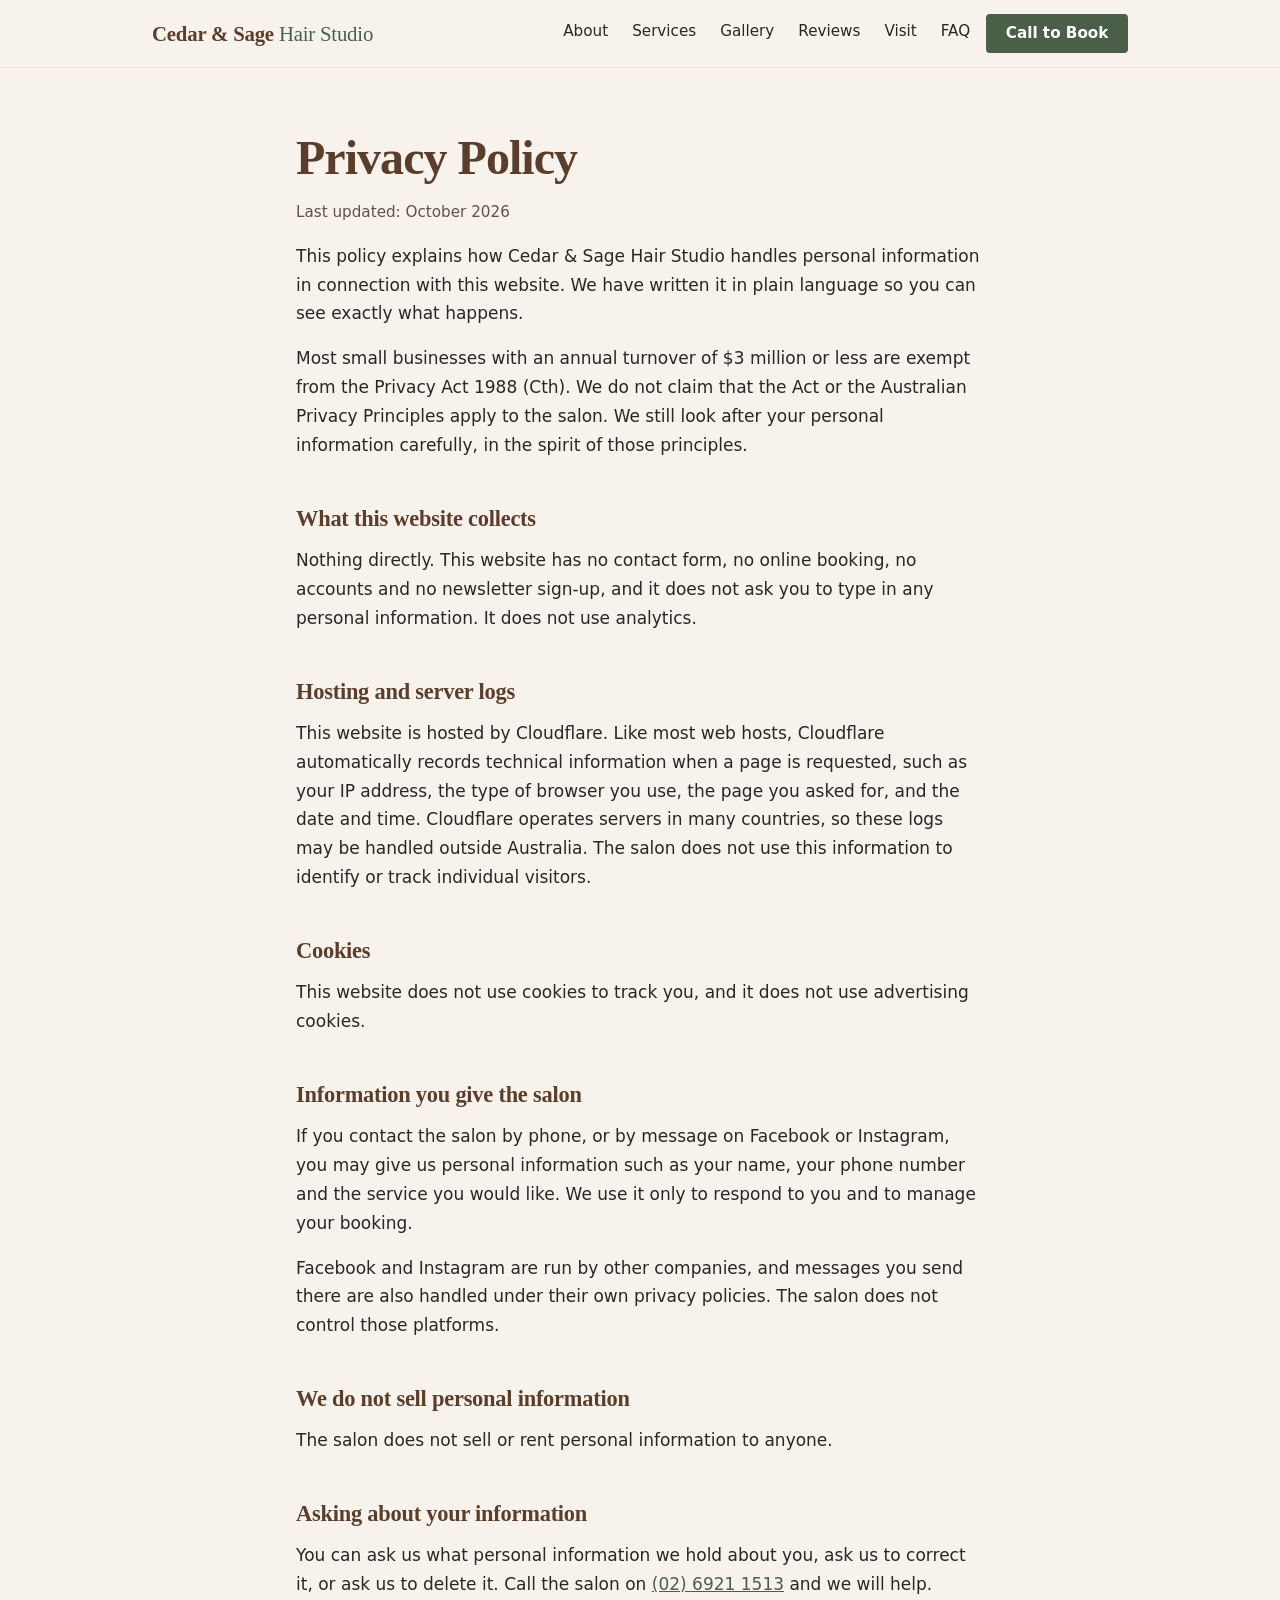
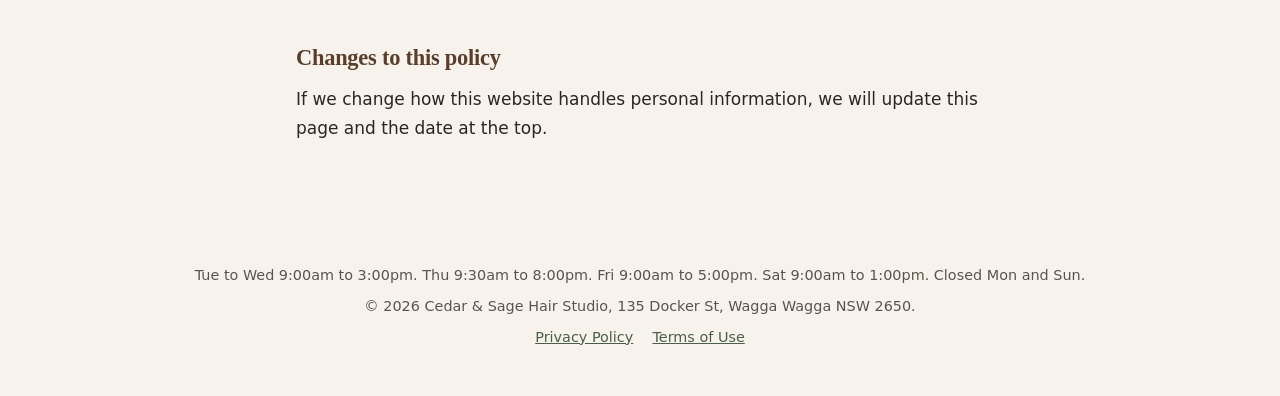
<file: privacy.html>
<!doctype html>
<html lang="en-AU">
<head>
  <meta charset="utf-8">
  <meta name="viewport" content="width=device-width, initial-scale=1">
  <title>Privacy Policy | Cedar &amp; Sage Hair Studio</title>
  <meta name="description" content="How Cedar &amp; Sage Hair Studio handles personal information in connection with this website.">
  <!-- DEMO ONLY: remove this line when the site launches on the salon's own domain -->
  <meta name="robots" content="noindex, nofollow">
  <meta property="og:type" content="website">
  <meta property="og:site_name" content="Cedar &amp; Sage Hair Studio">
  <meta property="og:title" content="Privacy Policy | Cedar &amp; Sage Hair Studio">
  <meta property="og:description" content="How Cedar &amp; Sage Hair Studio handles personal information in connection with this website.">
  <meta property="og:image" content="images/hero.jpg">
  <meta property="og:image:alt" content="A stylist blow drying a client's wavy hair with a round brush">
  <meta name="twitter:card" content="summary_large_image">
  <meta name="twitter:title" content="Privacy Policy | Cedar &amp; Sage Hair Studio">
  <meta name="twitter:description" content="How Cedar &amp; Sage Hair Studio handles personal information in connection with this website.">
  <meta name="twitter:image" content="images/hero.jpg">
  <link rel="icon" href="favicon.png" type="image/png" sizes="48x48">
  <link rel="apple-touch-icon" href="apple-touch-icon.png">
  <style>
:root {
  --cedar: #5a3e2b;
  --sage: #7c8f78;
  --sage-dark: #4b5e48;
  --cream: #f7f3ec;
  --band: #ebe5d8;
  --ink: #2a2622;
  --muted: #5b544c;
  --line: #ddd5c6;
  --gold: #f6b814;
  --s1: .5rem; --s2: 1rem; --s3: 1.5rem; --s4: 2.5rem; --s5: 4rem;
  --sans: ui-sans-serif, system-ui, -apple-system, "Segoe UI", Roboto, "Helvetica Neue", Arial, sans-serif;
  --serif: Georgia, "Times New Roman", serif;
  --ease: cubic-bezier(.22,.8,.24,1);
}
* { box-sizing: border-box; }
html { scroll-padding-top: 5rem; }
html, body { overflow-x: clip; }
body { margin: 0; background: var(--cream); color: var(--ink); font: 1.0625rem/1.7 var(--sans); -webkit-font-smoothing: antialiased; }
body.no-scroll { overflow: hidden; }
.wrap { max-width: 64rem; margin: 0 auto; padding: 0 var(--s3); }
a { color: var(--sage-dark); }
a:focus-visible, button:focus-visible, summary:focus-visible { outline: 3px solid var(--cedar); outline-offset: 2px; }
.skip { position: absolute; left: -999px; }
.skip:focus { left: var(--s2); top: var(--s1); background: #fff; padding: var(--s1); z-index: 50; }
h1, h2, h3, .brand, blockquote { font-family: var(--serif); }
h1 { font-size: clamp(2.4rem, 7vw, 4.25rem); line-height: 1.08; letter-spacing: -.02em; color: var(--cedar); margin: var(--s2) 0; }
h2 { font-size: clamp(1.75rem, 4vw, 2.4rem); letter-spacing: -.01em; color: var(--cedar); margin: 0 0 var(--s3); }
h2::after { content: ""; display: block; width: 3rem; height: 3px; margin-top: .75rem; background: var(--sage); border-radius: 2px; }
h3 { margin: 0 0 var(--s1); color: var(--sage-dark); }
p { margin: 0 0 var(--s2); }
.eyebrow { margin: 0; text-transform: uppercase; letter-spacing: .14em; font-size: .75rem; font-weight: 600; color: var(--sage-dark); }
.lead { font-size: 1.3rem; color: #4a433c; max-width: 36rem; }

/* Buttons: square-ish, flat, 4px corners */
.button { display: inline-block; background: var(--sage-dark); color: #fff; padding: .8rem 1.6rem; border-radius: 4px; text-decoration: none; font-weight: 600; border: 2px solid var(--sage-dark); line-height: 1.2; }
.button:hover { background: var(--cedar); border-color: var(--cedar); }
.button.ghost { background: transparent; color: var(--sage-dark); }
.button.ghost:hover { background: var(--sage-dark); color: #fff; border-color: var(--sage-dark); }
.button.small { padding: .55rem 1.1rem; font-size: .95rem; }

/* Header */
.top-bar { position: sticky; top: 0; z-index: 30; background: rgba(247,243,236,.94); backdrop-filter: blur(12px); -webkit-backdrop-filter: blur(12px); border-bottom: 1px solid rgba(90,62,43,.08); transition: box-shadow .3s ease; }
.top { display: flex; align-items: center; justify-content: space-between; gap: var(--s2); padding-top: .85rem; padding-bottom: .85rem; transition: padding .3s ease; }
.top-bar.scrolled { box-shadow: 0 .4rem 1.2rem rgba(42,38,34,.1); }
.top-bar.scrolled .top { padding-top: .4rem; padding-bottom: .4rem; }
.brand { font-size: 1.3rem; font-weight: 700; color: var(--cedar); text-decoration: none; letter-spacing: -.01em; white-space: nowrap; }
.brand span { color: var(--sage-dark); font-weight: 400; }
.top-links { display: flex; gap: var(--s3); margin-left: auto; }
.top-links a { position: relative; padding-bottom: .15rem; font-size: .95rem; font-weight: 500; color: var(--ink); text-decoration: none; }
.top-links a::after { content: ""; position: absolute; left: 0; bottom: 0; height: 2px; width: 100%; background: var(--sage); transform: scaleX(0); transform-origin: left; transition: transform .45s var(--ease); }
.top-links a:hover::after, .top-links a:focus-visible::after, .top-links a[aria-current]::after { transform: scaleX(1); }
.top-links a[aria-current] { color: var(--cedar); }

/* Hero */
.hero { position: relative; padding-top: var(--s5); padding-bottom: calc(var(--s5) + 1rem); display: grid; gap: var(--s5); align-items: center; }
.cta { display: flex; flex-wrap: wrap; gap: var(--s2); margin-top: var(--s3); }
.open-now { margin: var(--s2) 0 0; font-size: .95rem; font-weight: 600; color: var(--muted); }
.open-now::before { content: ""; display: inline-block; width: .6rem; height: .6rem; border-radius: 50%; background: #b3a99a; margin-right: .5rem; }
.open-now.is-open { color: var(--sage-dark); }
.open-now.is-open::before { background: #4f9a5b; }
.frame { position: relative; }
.frame img { display: block; width: 100%; height: auto; aspect-ratio: 4 / 5; object-fit: cover; object-position: 60% 50%; border-radius: 14rem 14rem 1.5rem 1.5rem; box-shadow: 0 1.5rem 3rem rgba(42,38,34,.18); }
.leaf { position: absolute; z-index: -1; border-radius: 0 100% 0 100%; background: var(--sage); opacity: .35; }
.leaf.l1 { width: 6rem; height: 6rem; left: -2rem; bottom: 2rem; transform: rotate(-12deg); }
.leaf.l2 { width: 3.5rem; height: 3.5rem; right: -1rem; top: 1rem; transform: rotate(35deg); background: var(--cedar); opacity: .22; }
@media (min-width: 48rem) { .hero { grid-template-columns: 1.1fr 1fr; } }

/* Sections */
.block { padding-top: var(--s5); padding-bottom: var(--s5); }
.band { background: var(--band); padding: var(--s5) 0; }
.about p { max-width: 38rem; }
.about a { font-weight: 600; }

/* Services menu */
.menu-group + .menu-group { margin-top: var(--s4); }
.group-label { display: flex; align-items: baseline; gap: .75rem; margin: 0 0 var(--s2); font-size: .8rem; font-weight: 600; text-transform: uppercase; letter-spacing: .16em; color: var(--sage-dark); border-bottom: 1px solid var(--line); padding-bottom: .6rem; }
.group-label .num { font-family: var(--serif); font-size: 1.1rem; letter-spacing: .08em; color: var(--sage); }
.menu { list-style: none; margin: 0; padding: 0; max-width: 46rem; }
.menu-item { display: grid; grid-template-columns: auto 1fr auto; grid-template-areas: "name dots price" "desc desc desc"; column-gap: .6rem; padding: .7rem 0; }
.item-name { grid-area: name; font-family: var(--serif); font-size: 1.15rem; color: var(--cedar); font-weight: 700; }
.item-dots { grid-area: dots; align-self: end; margin-bottom: .45rem; border-bottom: 2px dotted #b9ad98; min-width: 1rem; }
.item-price { grid-area: price; font-weight: 600; color: var(--sage-dark); white-space: nowrap; font-variant-numeric: tabular-nums; }
.item-desc { grid-area: desc; margin: .1rem 0 0; font-size: .95rem; color: var(--muted); }
@media (max-width: 36rem) {
  .menu-item { grid-template-columns: 1fr; grid-template-areas: "name" "desc" "price"; row-gap: .1rem; border-bottom: 1px solid var(--line); padding: var(--s2) 0; }
  .item-dots { display: none; }
}

/* Gallery */
.gallery { display: grid; gap: var(--s2); grid-template-columns: repeat(3, 1fr); }
@media (max-width: 40rem) { .gallery { grid-template-columns: repeat(2, 1fr); gap: var(--s1); } }
.tile { display: block; position: relative; padding: 0; border: 0; background: var(--line); border-radius: .75rem; overflow: hidden; cursor: pointer; aspect-ratio: 4 / 3; }
.tile img { width: 100%; height: 100%; object-fit: cover; display: block; transition: transform .6s var(--ease); }
@media (hover: hover) { .tile:hover img { transform: scale(1.06); } }
.gallery-note { margin: var(--s2) 0 0; font-size: .85rem; color: var(--muted); }

/* Lightbox */
.lightbox { position: fixed; inset: 0; z-index: 100; background: rgba(28,24,20,.94); display: grid; grid-template-rows: 1fr auto; padding: var(--s2); }
.lightbox[hidden] { display: none; }
.lb-stage { display: grid; place-items: center; min-height: 0; }
.lb-img { max-width: 100%; max-height: 100%; width: auto; height: auto; object-fit: contain; border-radius: 4px; }
.lb-bar { display: flex; align-items: center; justify-content: space-between; gap: var(--s2); color: #f2ece0; padding: var(--s2) 0 0; font-size: .9rem; }
.lb-cap { flex: 1; }
.lb-btn { background: transparent; border: 2px solid rgba(255,255,255,.6); color: #fff; border-radius: 4px; padding: .5rem 1rem; font: inherit; cursor: pointer; }
.lb-btn:hover { background: rgba(255,255,255,.14); }
.lb-close { position: absolute; top: var(--s2); right: var(--s2); }
.lb-arrow { position: absolute; top: 50%; translate: 0 -50%; padding: .9rem 1rem; font-size: 1.1rem; line-height: 1; }
.lb-prev { left: var(--s2); }
.lb-next { right: var(--s2); }

/* Reviews */
.reviews-feature { padding: 6rem var(--s3); text-align: center; }
.reviews-inner { max-width: 50rem; margin: 0 auto; }
.reviews-feature h2::after { margin-left: auto; margin-right: auto; }
.rating-stars { --star: 56px; display: flex; justify-content: center; gap: .4rem; margin: var(--s4) 0 var(--s2); }
.star { position: relative; display: block; width: var(--star); height: var(--star); }
.star svg { display: block; width: var(--star); height: var(--star); }
.star-base { fill: none; stroke: #cfc8bb; stroke-width: 1.5; stroke-linejoin: round; }
.star-fill { position: absolute; left: 0; top: 0; height: 100%; width: 100%; overflow: hidden; }
.star-fill svg { fill: var(--sage); }
.rating-number { display: block; font-family: Fraunces, var(--serif); font-size: 72px; line-height: 1.1; font-weight: 600; color: var(--cedar); font-variant-numeric: tabular-nums; }
.rating-from { margin: 0 0 var(--s4); font-size: .95rem; color: var(--muted); }
.review-quote { margin: 0 auto; max-width: 40rem; }
.review-quote blockquote { margin: 0 0 var(--s2); font-family: Fraunces, var(--serif); font-size: 22px; font-style: italic; line-height: 1.55; color: var(--cedar); }
.review-quote figcaption { font-size: .9rem; font-weight: 600; letter-spacing: .04em; color: var(--muted); }
@media (max-width: 40rem) { .reviews-feature { padding: 4rem var(--s2); } .rating-stars { --star: 40px; gap: .25rem; } .rating-number { font-size: 56px; } .review-quote blockquote { font-size: 20px; } }

/* Visit */
.visit { display: grid; gap: var(--s4); }
@media (min-width: 48rem) { .visit { grid-template-columns: 1fr 1fr; } }
address { font-style: normal; margin-bottom: var(--s2); }
.hours { width: 100%; max-width: 28rem; border-collapse: collapse; background: #fff; border-radius: 1.25rem; box-shadow: 0 1rem 2.25rem rgba(42,38,34,.07); }
.hours th, .hours td { text-align: left; padding: .55rem var(--s2); border-bottom: 1px solid var(--line); font-weight: 400; }
.hours th { font-weight: 700; }
.hours tr:last-child th, .hours tr:last-child td { border-bottom: 0; }
.social-links a { margin-right: var(--s3); font-weight: 600; }

/* FAQ */
.faq { max-width: 46rem; }
.faq details { border-bottom: 1px solid var(--line); }
.faq summary { cursor: pointer; list-style: none; padding: var(--s2) 2rem var(--s2) 0; font-family: var(--serif); font-size: 1.15rem; font-weight: 700; color: var(--cedar); position: relative; }
.faq summary::-webkit-details-marker { display: none; }
.faq summary::after { content: "+"; position: absolute; right: .25rem; top: 50%; translate: 0 -50%; font: 1.5rem/1 var(--sans); color: var(--sage-dark); }
.faq details[open] summary::after { content: "\2212"; }
.faq details p { padding-bottom: var(--s2); max-width: 38rem; }

/* Instagram strip */
.insta { background: var(--band); padding: var(--s5) 0; }
.insta-grid { display: grid; gap: var(--s1); grid-template-columns: repeat(4, 1fr); }
.insta-grid .tile { aspect-ratio: 1; border-radius: .5rem; }
@media (max-width: 36rem) { .insta-grid { grid-template-columns: repeat(2, 1fr); } }
.insta p a { font-weight: 600; }

.logo-band { background: #2c2b31; display: grid; place-items: center; padding: var(--s5) var(--s2); }
.logo-band img { width: min(100%, 30rem); height: auto; border-radius: .5rem; }
.foot { padding-top: var(--s4); padding-bottom: var(--s4); font-size: .9rem; color: var(--muted); text-align: center; }
.foot p { margin: 0 0 .4rem; }

/* Mobile bottom bar (phones only) */
.mobile-bar { display: none; }
@media (max-width: 40rem) {
  .top-links { display: none; }
  .brand { font-size: 1.1rem; }
  .hero { padding-top: var(--s4); gap: var(--s4); }
  body { padding-bottom: 4.5rem; }
  .mobile-bar { display: grid; grid-template-columns: 1fr 1fr; gap: var(--s1); position: fixed; left: 0; right: 0; bottom: 0; z-index: 40; padding: .6rem .75rem calc(.6rem + env(safe-area-inset-bottom)); background: rgba(247,243,236,.97); border-top: 1px solid var(--line); box-shadow: 0 -.4rem 1.2rem rgba(42,38,34,.1); transition: transform .35s var(--ease); }
  .mobile-bar.is-hidden { transform: translateY(110%); }
  .mobile-bar .button { text-align: center; }
}

/* Motion: gentle, switched off for people who ask for less motion */
@media (prefers-reduced-motion: no-preference) {
  html { scroll-behavior: smooth; }
  @keyframes rise { from { opacity: 0; transform: translateY(1.25rem); } to { opacity: 1; transform: none; } }
  .hero-text > * { animation: rise .9s var(--ease) both; }
  .hero-text > :nth-child(2) { animation-delay: .1s; }
  .hero-text > :nth-child(3) { animation-delay: .2s; }
  .hero-text > :nth-child(4) { animation-delay: .3s; }
  .hero-text > :nth-child(5) { animation-delay: .4s; }
  .frame img { animation: rise 1.2s var(--ease) .15s both; }
  .button { transition: background-color .3s ease, color .3s ease, border-color .3s ease; }
}

/* Legal pages, 404 and footer links */
.legal { max-width: 46rem; padding-top: var(--s5); padding-bottom: var(--s5); }
.legal h1 { font-size: clamp(2rem, 5vw, 3rem); margin-top: 0; }
.legal h2 { font-size: 1.4rem; margin: var(--s4) 0 var(--s1); }
.legal h2::after { display: none; }
.legal ul { padding-left: 1.25rem; margin: 0 0 var(--s2); }
.legal li { margin-bottom: .4rem; }
.legal .updated { color: var(--muted); font-size: .95rem; }
.notfound { text-align: center; padding-top: var(--s5); padding-bottom: calc(var(--s5) * 1.5); }
.notfound .cta { justify-content: center; }
.foot-links a { margin: 0 .6rem; }
</style>
</head>
<body>
  <a class="skip" href="#main">Skip to content</a>

  <header class="top-bar"><div class="top wrap">
    <a class="brand" href="index.html">Cedar &amp; Sage <span>Hair Studio</span></a>
    <nav class="top-links" aria-label="Main">
      <a href="index.html#about">About</a>
      <a href="index.html#services">Services</a>
      <a href="index.html#gallery">Gallery</a>
      <a href="index.html#reviews">Reviews</a>
      <a href="index.html#visit">Visit</a>
      <a href="index.html#faq">FAQ</a>
    </nav>
    <a class="button small" data-site-href="phoneLink" href="tel:+61269211513">Call to Book</a>
  </div></header>

  <main id="main">
    <article class="legal wrap">
      <h1>Privacy Policy</h1>
      <p class="updated">Last updated: October 2026</p>
      <p>This policy explains how <span data-site="name">Cedar &amp; Sage Hair Studio</span> handles personal information in connection with this website. We have written it in plain language so you can see exactly what happens.</p>
      <p>Most small businesses with an annual turnover of $3 million or less are exempt from the Privacy Act 1988 (Cth). We do not claim that the Act or the Australian Privacy Principles apply to the salon. We still look after your personal information carefully, in the spirit of those principles.</p>

      <h2>What this website collects</h2>
      <p>Nothing directly. This website has no contact form, no online booking, no accounts and no newsletter sign-up, and it does not ask you to type in any personal information. It does not use analytics.</p>

      <h2>Hosting and server logs</h2>
      <p>This website is hosted by Cloudflare. Like most web hosts, Cloudflare automatically records technical information when a page is requested, such as your IP address, the type of browser you use, the page you asked for, and the date and time. Cloudflare operates servers in many countries, so these logs may be handled outside Australia. The salon does not use this information to identify or track individual visitors.</p>

      <h2>Cookies</h2>
      <p>This website does not use cookies to track you, and it does not use advertising cookies.</p>

      <h2>Information you give the salon</h2>
      <p>If you contact the salon by phone, or by message on Facebook or Instagram, you may give us personal information such as your name, your phone number and the service you would like. We use it only to respond to you and to manage your booking.</p>
      <p>Facebook and Instagram are run by other companies, and messages you send there are also handled under their own privacy policies. The salon does not control those platforms.</p>

      <h2>We do not sell personal information</h2>
      <p>The salon does not sell or rent personal information to anyone.</p>

      <h2>Asking about your information</h2>
      <p>You can ask us what personal information we hold about you, ask us to correct it, or ask us to delete it. Call the salon on <a data-site="phoneDisplay" data-site-href="phoneLink" href="tel:+61269211513">(02) 6921 1513</a> and we will help.</p>

      <h2>Changes to this policy</h2>
      <p>If we change how this website handles personal information, we will update this page and the date at the top.</p>
    </article>
  </main>

  <footer class="foot wrap">
    <p id="foot-hours"></p>
    <p id="foot-abn" hidden></p>
    <p>&copy; <span id="foot-year">2026</span> <span data-site="name">Cedar &amp; Sage Hair Studio</span>, <span data-site="address">135 Docker St, Wagga Wagga NSW 2650</span>.</p>
    <p class="foot-links"><a href="privacy.html">Privacy Policy</a><a href="terms.html">Terms of Use</a></p>
  </footer>

  <script src="script.js" defer></script>
</body>
</html>
</file>
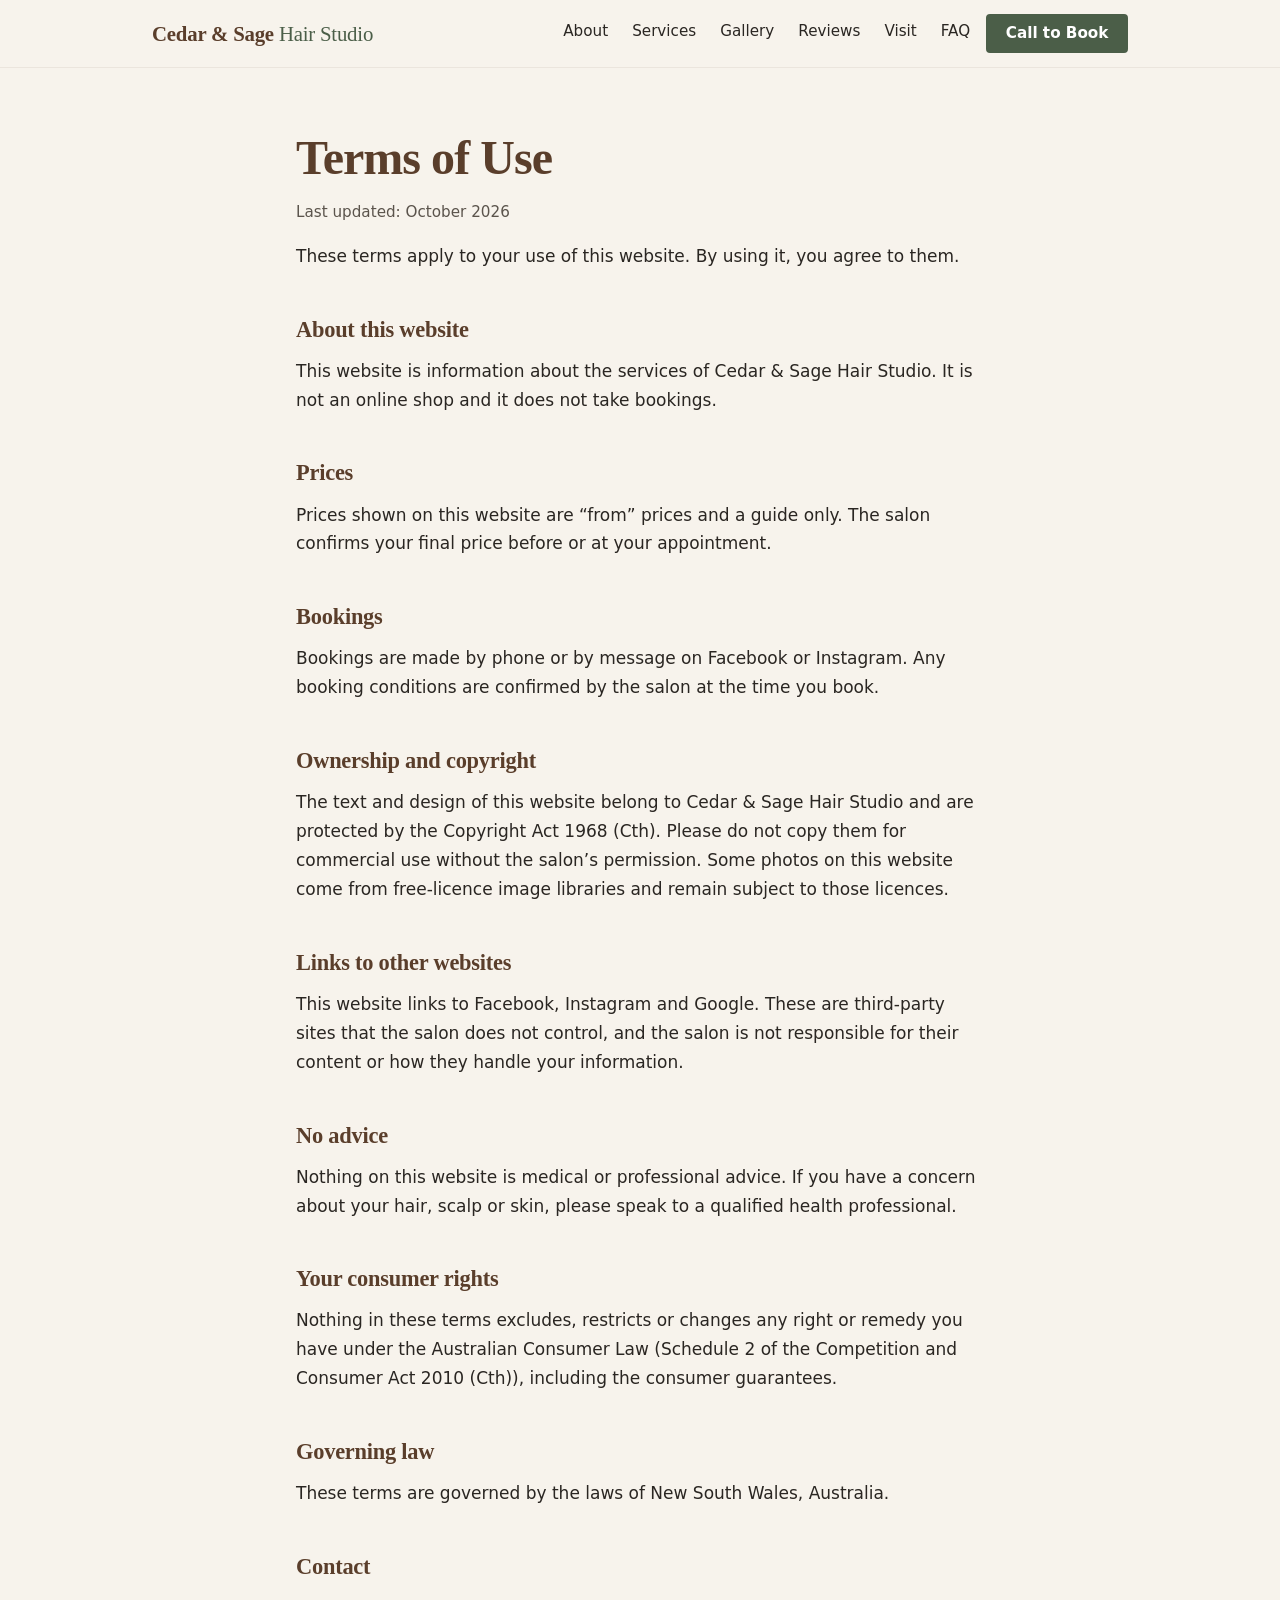
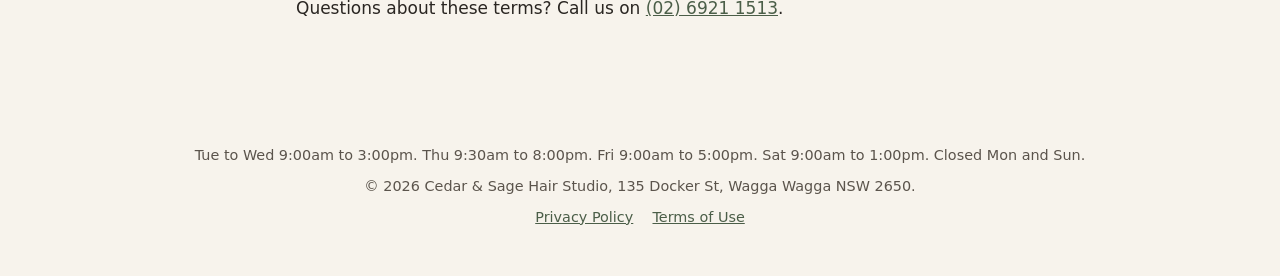
<file: terms.html>
<!doctype html>
<html lang="en-AU">
<head>
  <meta charset="utf-8">
  <meta name="viewport" content="width=device-width, initial-scale=1">
  <title>Terms of Use | Cedar &amp; Sage Hair Studio</title>
  <meta name="description" content="Terms of use for the Cedar &amp; Sage Hair Studio website.">
  <!-- DEMO ONLY: remove this line when the site launches on the salon's own domain -->
  <meta name="robots" content="noindex, nofollow">
  <meta property="og:type" content="website">
  <meta property="og:site_name" content="Cedar &amp; Sage Hair Studio">
  <meta property="og:title" content="Terms of Use | Cedar &amp; Sage Hair Studio">
  <meta property="og:description" content="Terms of use for the Cedar &amp; Sage Hair Studio website.">
  <meta property="og:image" content="images/hero.jpg">
  <meta property="og:image:alt" content="A stylist blow drying a client's wavy hair with a round brush">
  <meta name="twitter:card" content="summary_large_image">
  <meta name="twitter:title" content="Terms of Use | Cedar &amp; Sage Hair Studio">
  <meta name="twitter:description" content="Terms of use for the Cedar &amp; Sage Hair Studio website.">
  <meta name="twitter:image" content="images/hero.jpg">
  <link rel="icon" href="favicon.png" type="image/png" sizes="48x48">
  <link rel="apple-touch-icon" href="apple-touch-icon.png">
  <style>
:root {
  --cedar: #5a3e2b;
  --sage: #7c8f78;
  --sage-dark: #4b5e48;
  --cream: #f7f3ec;
  --band: #ebe5d8;
  --ink: #2a2622;
  --muted: #5b544c;
  --line: #ddd5c6;
  --gold: #f6b814;
  --s1: .5rem; --s2: 1rem; --s3: 1.5rem; --s4: 2.5rem; --s5: 4rem;
  --sans: ui-sans-serif, system-ui, -apple-system, "Segoe UI", Roboto, "Helvetica Neue", Arial, sans-serif;
  --serif: Georgia, "Times New Roman", serif;
  --ease: cubic-bezier(.22,.8,.24,1);
}
* { box-sizing: border-box; }
html { scroll-padding-top: 5rem; }
html, body { overflow-x: clip; }
body { margin: 0; background: var(--cream); color: var(--ink); font: 1.0625rem/1.7 var(--sans); -webkit-font-smoothing: antialiased; }
body.no-scroll { overflow: hidden; }
.wrap { max-width: 64rem; margin: 0 auto; padding: 0 var(--s3); }
a { color: var(--sage-dark); }
a:focus-visible, button:focus-visible, summary:focus-visible { outline: 3px solid var(--cedar); outline-offset: 2px; }
.skip { position: absolute; left: -999px; }
.skip:focus { left: var(--s2); top: var(--s1); background: #fff; padding: var(--s1); z-index: 50; }
h1, h2, h3, .brand, blockquote { font-family: var(--serif); }
h1 { font-size: clamp(2.4rem, 7vw, 4.25rem); line-height: 1.08; letter-spacing: -.02em; color: var(--cedar); margin: var(--s2) 0; }
h2 { font-size: clamp(1.75rem, 4vw, 2.4rem); letter-spacing: -.01em; color: var(--cedar); margin: 0 0 var(--s3); }
h2::after { content: ""; display: block; width: 3rem; height: 3px; margin-top: .75rem; background: var(--sage); border-radius: 2px; }
h3 { margin: 0 0 var(--s1); color: var(--sage-dark); }
p { margin: 0 0 var(--s2); }
.eyebrow { margin: 0; text-transform: uppercase; letter-spacing: .14em; font-size: .75rem; font-weight: 600; color: var(--sage-dark); }
.lead { font-size: 1.3rem; color: #4a433c; max-width: 36rem; }

/* Buttons: square-ish, flat, 4px corners */
.button { display: inline-block; background: var(--sage-dark); color: #fff; padding: .8rem 1.6rem; border-radius: 4px; text-decoration: none; font-weight: 600; border: 2px solid var(--sage-dark); line-height: 1.2; }
.button:hover { background: var(--cedar); border-color: var(--cedar); }
.button.ghost { background: transparent; color: var(--sage-dark); }
.button.ghost:hover { background: var(--sage-dark); color: #fff; border-color: var(--sage-dark); }
.button.small { padding: .55rem 1.1rem; font-size: .95rem; }

/* Header */
.top-bar { position: sticky; top: 0; z-index: 30; background: rgba(247,243,236,.94); backdrop-filter: blur(12px); -webkit-backdrop-filter: blur(12px); border-bottom: 1px solid rgba(90,62,43,.08); transition: box-shadow .3s ease; }
.top { display: flex; align-items: center; justify-content: space-between; gap: var(--s2); padding-top: .85rem; padding-bottom: .85rem; transition: padding .3s ease; }
.top-bar.scrolled { box-shadow: 0 .4rem 1.2rem rgba(42,38,34,.1); }
.top-bar.scrolled .top { padding-top: .4rem; padding-bottom: .4rem; }
.brand { font-size: 1.3rem; font-weight: 700; color: var(--cedar); text-decoration: none; letter-spacing: -.01em; white-space: nowrap; }
.brand span { color: var(--sage-dark); font-weight: 400; }
.top-links { display: flex; gap: var(--s3); margin-left: auto; }
.top-links a { position: relative; padding-bottom: .15rem; font-size: .95rem; font-weight: 500; color: var(--ink); text-decoration: none; }
.top-links a::after { content: ""; position: absolute; left: 0; bottom: 0; height: 2px; width: 100%; background: var(--sage); transform: scaleX(0); transform-origin: left; transition: transform .45s var(--ease); }
.top-links a:hover::after, .top-links a:focus-visible::after, .top-links a[aria-current]::after { transform: scaleX(1); }
.top-links a[aria-current] { color: var(--cedar); }

/* Hero */
.hero { position: relative; padding-top: var(--s5); padding-bottom: calc(var(--s5) + 1rem); display: grid; gap: var(--s5); align-items: center; }
.cta { display: flex; flex-wrap: wrap; gap: var(--s2); margin-top: var(--s3); }
.open-now { margin: var(--s2) 0 0; font-size: .95rem; font-weight: 600; color: var(--muted); }
.open-now::before { content: ""; display: inline-block; width: .6rem; height: .6rem; border-radius: 50%; background: #b3a99a; margin-right: .5rem; }
.open-now.is-open { color: var(--sage-dark); }
.open-now.is-open::before { background: #4f9a5b; }
.frame { position: relative; }
.frame img { display: block; width: 100%; height: auto; aspect-ratio: 4 / 5; object-fit: cover; object-position: 60% 50%; border-radius: 14rem 14rem 1.5rem 1.5rem; box-shadow: 0 1.5rem 3rem rgba(42,38,34,.18); }
.leaf { position: absolute; z-index: -1; border-radius: 0 100% 0 100%; background: var(--sage); opacity: .35; }
.leaf.l1 { width: 6rem; height: 6rem; left: -2rem; bottom: 2rem; transform: rotate(-12deg); }
.leaf.l2 { width: 3.5rem; height: 3.5rem; right: -1rem; top: 1rem; transform: rotate(35deg); background: var(--cedar); opacity: .22; }
@media (min-width: 48rem) { .hero { grid-template-columns: 1.1fr 1fr; } }

/* Sections */
.block { padding-top: var(--s5); padding-bottom: var(--s5); }
.band { background: var(--band); padding: var(--s5) 0; }
.about p { max-width: 38rem; }
.about a { font-weight: 600; }

/* Services menu */
.menu-group + .menu-group { margin-top: var(--s4); }
.group-label { display: flex; align-items: baseline; gap: .75rem; margin: 0 0 var(--s2); font-size: .8rem; font-weight: 600; text-transform: uppercase; letter-spacing: .16em; color: var(--sage-dark); border-bottom: 1px solid var(--line); padding-bottom: .6rem; }
.group-label .num { font-family: var(--serif); font-size: 1.1rem; letter-spacing: .08em; color: var(--sage); }
.menu { list-style: none; margin: 0; padding: 0; max-width: 46rem; }
.menu-item { display: grid; grid-template-columns: auto 1fr auto; grid-template-areas: "name dots price" "desc desc desc"; column-gap: .6rem; padding: .7rem 0; }
.item-name { grid-area: name; font-family: var(--serif); font-size: 1.15rem; color: var(--cedar); font-weight: 700; }
.item-dots { grid-area: dots; align-self: end; margin-bottom: .45rem; border-bottom: 2px dotted #b9ad98; min-width: 1rem; }
.item-price { grid-area: price; font-weight: 600; color: var(--sage-dark); white-space: nowrap; font-variant-numeric: tabular-nums; }
.item-desc { grid-area: desc; margin: .1rem 0 0; font-size: .95rem; color: var(--muted); }
@media (max-width: 36rem) {
  .menu-item { grid-template-columns: 1fr; grid-template-areas: "name" "desc" "price"; row-gap: .1rem; border-bottom: 1px solid var(--line); padding: var(--s2) 0; }
  .item-dots { display: none; }
}

/* Gallery */
.gallery { display: grid; gap: var(--s2); grid-template-columns: repeat(3, 1fr); }
@media (max-width: 40rem) { .gallery { grid-template-columns: repeat(2, 1fr); gap: var(--s1); } }
.tile { display: block; position: relative; padding: 0; border: 0; background: var(--line); border-radius: .75rem; overflow: hidden; cursor: pointer; aspect-ratio: 4 / 3; }
.tile img { width: 100%; height: 100%; object-fit: cover; display: block; transition: transform .6s var(--ease); }
@media (hover: hover) { .tile:hover img { transform: scale(1.06); } }
.gallery-note { margin: var(--s2) 0 0; font-size: .85rem; color: var(--muted); }

/* Lightbox */
.lightbox { position: fixed; inset: 0; z-index: 100; background: rgba(28,24,20,.94); display: grid; grid-template-rows: 1fr auto; padding: var(--s2); }
.lightbox[hidden] { display: none; }
.lb-stage { display: grid; place-items: center; min-height: 0; }
.lb-img { max-width: 100%; max-height: 100%; width: auto; height: auto; object-fit: contain; border-radius: 4px; }
.lb-bar { display: flex; align-items: center; justify-content: space-between; gap: var(--s2); color: #f2ece0; padding: var(--s2) 0 0; font-size: .9rem; }
.lb-cap { flex: 1; }
.lb-btn { background: transparent; border: 2px solid rgba(255,255,255,.6); color: #fff; border-radius: 4px; padding: .5rem 1rem; font: inherit; cursor: pointer; }
.lb-btn:hover { background: rgba(255,255,255,.14); }
.lb-close { position: absolute; top: var(--s2); right: var(--s2); }
.lb-arrow { position: absolute; top: 50%; translate: 0 -50%; padding: .9rem 1rem; font-size: 1.1rem; line-height: 1; }
.lb-prev { left: var(--s2); }
.lb-next { right: var(--s2); }

/* Reviews */
.reviews-feature { padding: 6rem var(--s3); text-align: center; }
.reviews-inner { max-width: 50rem; margin: 0 auto; }
.reviews-feature h2::after { margin-left: auto; margin-right: auto; }
.rating-stars { --star: 56px; display: flex; justify-content: center; gap: .4rem; margin: var(--s4) 0 var(--s2); }
.star { position: relative; display: block; width: var(--star); height: var(--star); }
.star svg { display: block; width: var(--star); height: var(--star); }
.star-base { fill: none; stroke: #cfc8bb; stroke-width: 1.5; stroke-linejoin: round; }
.star-fill { position: absolute; left: 0; top: 0; height: 100%; width: 100%; overflow: hidden; }
.star-fill svg { fill: var(--sage); }
.rating-number { display: block; font-family: Fraunces, var(--serif); font-size: 72px; line-height: 1.1; font-weight: 600; color: var(--cedar); font-variant-numeric: tabular-nums; }
.rating-from { margin: 0 0 var(--s4); font-size: .95rem; color: var(--muted); }
.review-quote { margin: 0 auto; max-width: 40rem; }
.review-quote blockquote { margin: 0 0 var(--s2); font-family: Fraunces, var(--serif); font-size: 22px; font-style: italic; line-height: 1.55; color: var(--cedar); }
.review-quote figcaption { font-size: .9rem; font-weight: 600; letter-spacing: .04em; color: var(--muted); }
@media (max-width: 40rem) { .reviews-feature { padding: 4rem var(--s2); } .rating-stars { --star: 40px; gap: .25rem; } .rating-number { font-size: 56px; } .review-quote blockquote { font-size: 20px; } }

/* Visit */
.visit { display: grid; gap: var(--s4); }
@media (min-width: 48rem) { .visit { grid-template-columns: 1fr 1fr; } }
address { font-style: normal; margin-bottom: var(--s2); }
.hours { width: 100%; max-width: 28rem; border-collapse: collapse; background: #fff; border-radius: 1.25rem; box-shadow: 0 1rem 2.25rem rgba(42,38,34,.07); }
.hours th, .hours td { text-align: left; padding: .55rem var(--s2); border-bottom: 1px solid var(--line); font-weight: 400; }
.hours th { font-weight: 700; }
.hours tr:last-child th, .hours tr:last-child td { border-bottom: 0; }
.social-links a { margin-right: var(--s3); font-weight: 600; }

/* FAQ */
.faq { max-width: 46rem; }
.faq details { border-bottom: 1px solid var(--line); }
.faq summary { cursor: pointer; list-style: none; padding: var(--s2) 2rem var(--s2) 0; font-family: var(--serif); font-size: 1.15rem; font-weight: 700; color: var(--cedar); position: relative; }
.faq summary::-webkit-details-marker { display: none; }
.faq summary::after { content: "+"; position: absolute; right: .25rem; top: 50%; translate: 0 -50%; font: 1.5rem/1 var(--sans); color: var(--sage-dark); }
.faq details[open] summary::after { content: "\2212"; }
.faq details p { padding-bottom: var(--s2); max-width: 38rem; }

/* Instagram strip */
.insta { background: var(--band); padding: var(--s5) 0; }
.insta-grid { display: grid; gap: var(--s1); grid-template-columns: repeat(4, 1fr); }
.insta-grid .tile { aspect-ratio: 1; border-radius: .5rem; }
@media (max-width: 36rem) { .insta-grid { grid-template-columns: repeat(2, 1fr); } }
.insta p a { font-weight: 600; }

.logo-band { background: #2c2b31; display: grid; place-items: center; padding: var(--s5) var(--s2); }
.logo-band img { width: min(100%, 30rem); height: auto; border-radius: .5rem; }
.foot { padding-top: var(--s4); padding-bottom: var(--s4); font-size: .9rem; color: var(--muted); text-align: center; }
.foot p { margin: 0 0 .4rem; }

/* Mobile bottom bar (phones only) */
.mobile-bar { display: none; }
@media (max-width: 40rem) {
  .top-links { display: none; }
  .brand { font-size: 1.1rem; }
  .hero { padding-top: var(--s4); gap: var(--s4); }
  body { padding-bottom: 4.5rem; }
  .mobile-bar { display: grid; grid-template-columns: 1fr 1fr; gap: var(--s1); position: fixed; left: 0; right: 0; bottom: 0; z-index: 40; padding: .6rem .75rem calc(.6rem + env(safe-area-inset-bottom)); background: rgba(247,243,236,.97); border-top: 1px solid var(--line); box-shadow: 0 -.4rem 1.2rem rgba(42,38,34,.1); transition: transform .35s var(--ease); }
  .mobile-bar.is-hidden { transform: translateY(110%); }
  .mobile-bar .button { text-align: center; }
}

/* Motion: gentle, switched off for people who ask for less motion */
@media (prefers-reduced-motion: no-preference) {
  html { scroll-behavior: smooth; }
  @keyframes rise { from { opacity: 0; transform: translateY(1.25rem); } to { opacity: 1; transform: none; } }
  .hero-text > * { animation: rise .9s var(--ease) both; }
  .hero-text > :nth-child(2) { animation-delay: .1s; }
  .hero-text > :nth-child(3) { animation-delay: .2s; }
  .hero-text > :nth-child(4) { animation-delay: .3s; }
  .hero-text > :nth-child(5) { animation-delay: .4s; }
  .frame img { animation: rise 1.2s var(--ease) .15s both; }
  .button { transition: background-color .3s ease, color .3s ease, border-color .3s ease; }
}

/* Legal pages, 404 and footer links */
.legal { max-width: 46rem; padding-top: var(--s5); padding-bottom: var(--s5); }
.legal h1 { font-size: clamp(2rem, 5vw, 3rem); margin-top: 0; }
.legal h2 { font-size: 1.4rem; margin: var(--s4) 0 var(--s1); }
.legal h2::after { display: none; }
.legal ul { padding-left: 1.25rem; margin: 0 0 var(--s2); }
.legal li { margin-bottom: .4rem; }
.legal .updated { color: var(--muted); font-size: .95rem; }
.notfound { text-align: center; padding-top: var(--s5); padding-bottom: calc(var(--s5) * 1.5); }
.notfound .cta { justify-content: center; }
.foot-links a { margin: 0 .6rem; }
</style>
</head>
<body>
  <a class="skip" href="#main">Skip to content</a>

  <header class="top-bar"><div class="top wrap">
    <a class="brand" href="index.html">Cedar &amp; Sage <span>Hair Studio</span></a>
    <nav class="top-links" aria-label="Main">
      <a href="index.html#about">About</a>
      <a href="index.html#services">Services</a>
      <a href="index.html#gallery">Gallery</a>
      <a href="index.html#reviews">Reviews</a>
      <a href="index.html#visit">Visit</a>
      <a href="index.html#faq">FAQ</a>
    </nav>
    <a class="button small" data-site-href="phoneLink" href="tel:+61269211513">Call to Book</a>
  </div></header>

  <main id="main">
    <article class="legal wrap">
      <h1>Terms of Use</h1>
      <p class="updated">Last updated: October 2026</p>
      <p>These terms apply to your use of this website. By using it, you agree to them.</p>

      <h2>About this website</h2>
      <p>This website is information about the services of <span data-site="name">Cedar &amp; Sage Hair Studio</span>. It is not an online shop and it does not take bookings.</p>

      <h2>Prices</h2>
      <p>Prices shown on this website are &ldquo;from&rdquo; prices and a guide only. The salon confirms your final price before or at your appointment.</p>

      <h2>Bookings</h2>
      <p>Bookings are made by phone or by message on Facebook or Instagram. Any booking conditions are confirmed by the salon at the time you book.</p>

      <h2>Ownership and copyright</h2>
      <p>The text and design of this website belong to Cedar &amp; Sage Hair Studio and are protected by the Copyright Act 1968 (Cth). Please do not copy them for commercial use without the salon&rsquo;s permission. Some photos on this website come from free-licence image libraries and remain subject to those licences.</p>

      <h2>Links to other websites</h2>
      <p>This website links to Facebook, Instagram and Google. These are third-party sites that the salon does not control, and the salon is not responsible for their content or how they handle your information.</p>

      <h2>No advice</h2>
      <p>Nothing on this website is medical or professional advice. If you have a concern about your hair, scalp or skin, please speak to a qualified health professional.</p>

      <h2>Your consumer rights</h2>
      <p>Nothing in these terms excludes, restricts or changes any right or remedy you have under the Australian Consumer Law (Schedule 2 of the Competition and Consumer Act 2010 (Cth)), including the consumer guarantees.</p>

      <h2>Governing law</h2>
      <p>These terms are governed by the laws of New South Wales, Australia.</p>

      <h2>Contact</h2>
      <p>Questions about these terms? Call us on <a data-site="phoneDisplay" data-site-href="phoneLink" href="tel:+61269211513">(02) 6921 1513</a>.</p>
    </article>
  </main>

  <footer class="foot wrap">
    <p id="foot-hours"></p>
    <p id="foot-abn" hidden></p>
    <p>&copy; <span id="foot-year">2026</span> <span data-site="name">Cedar &amp; Sage Hair Studio</span>, <span data-site="address">135 Docker St, Wagga Wagga NSW 2650</span>.</p>
    <p class="foot-links"><a href="privacy.html">Privacy Policy</a><a href="terms.html">Terms of Use</a></p>
  </footer>

  <script src="script.js" defer></script>
</body>
</html>
</file>
